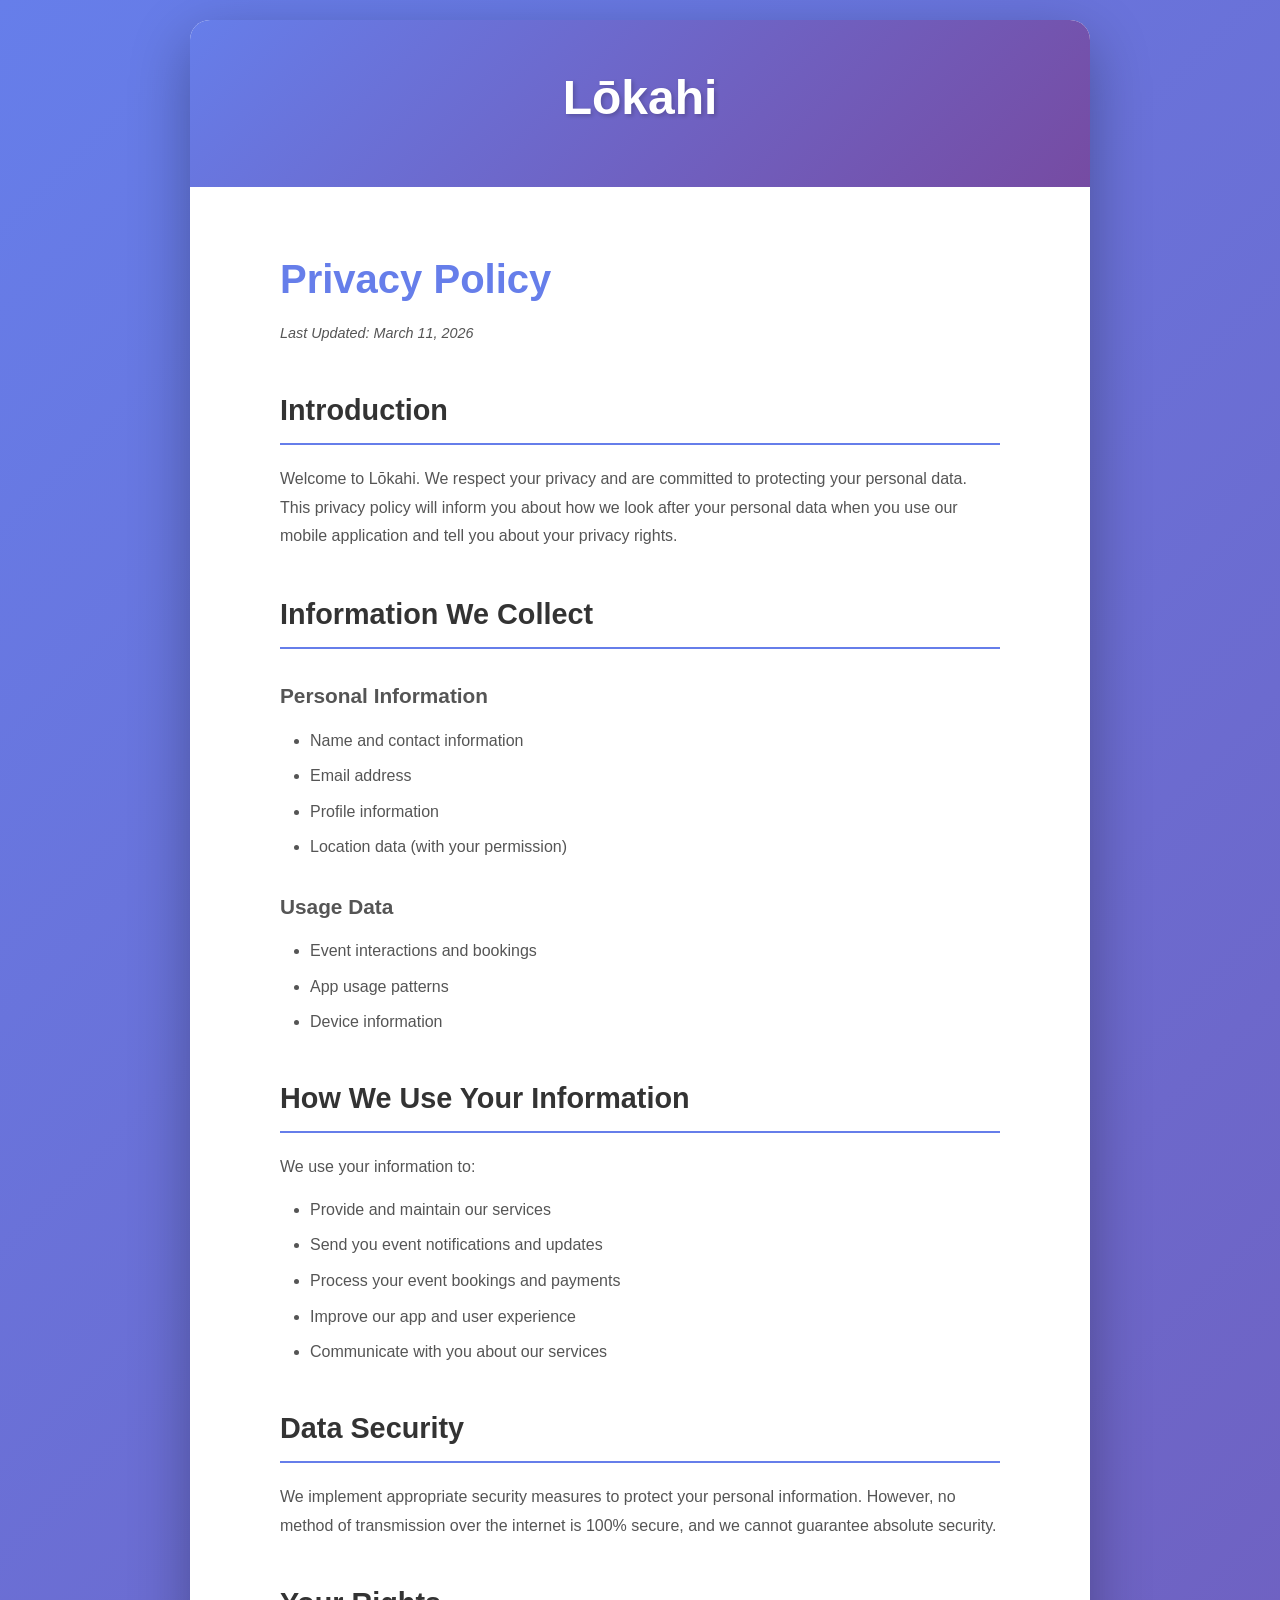
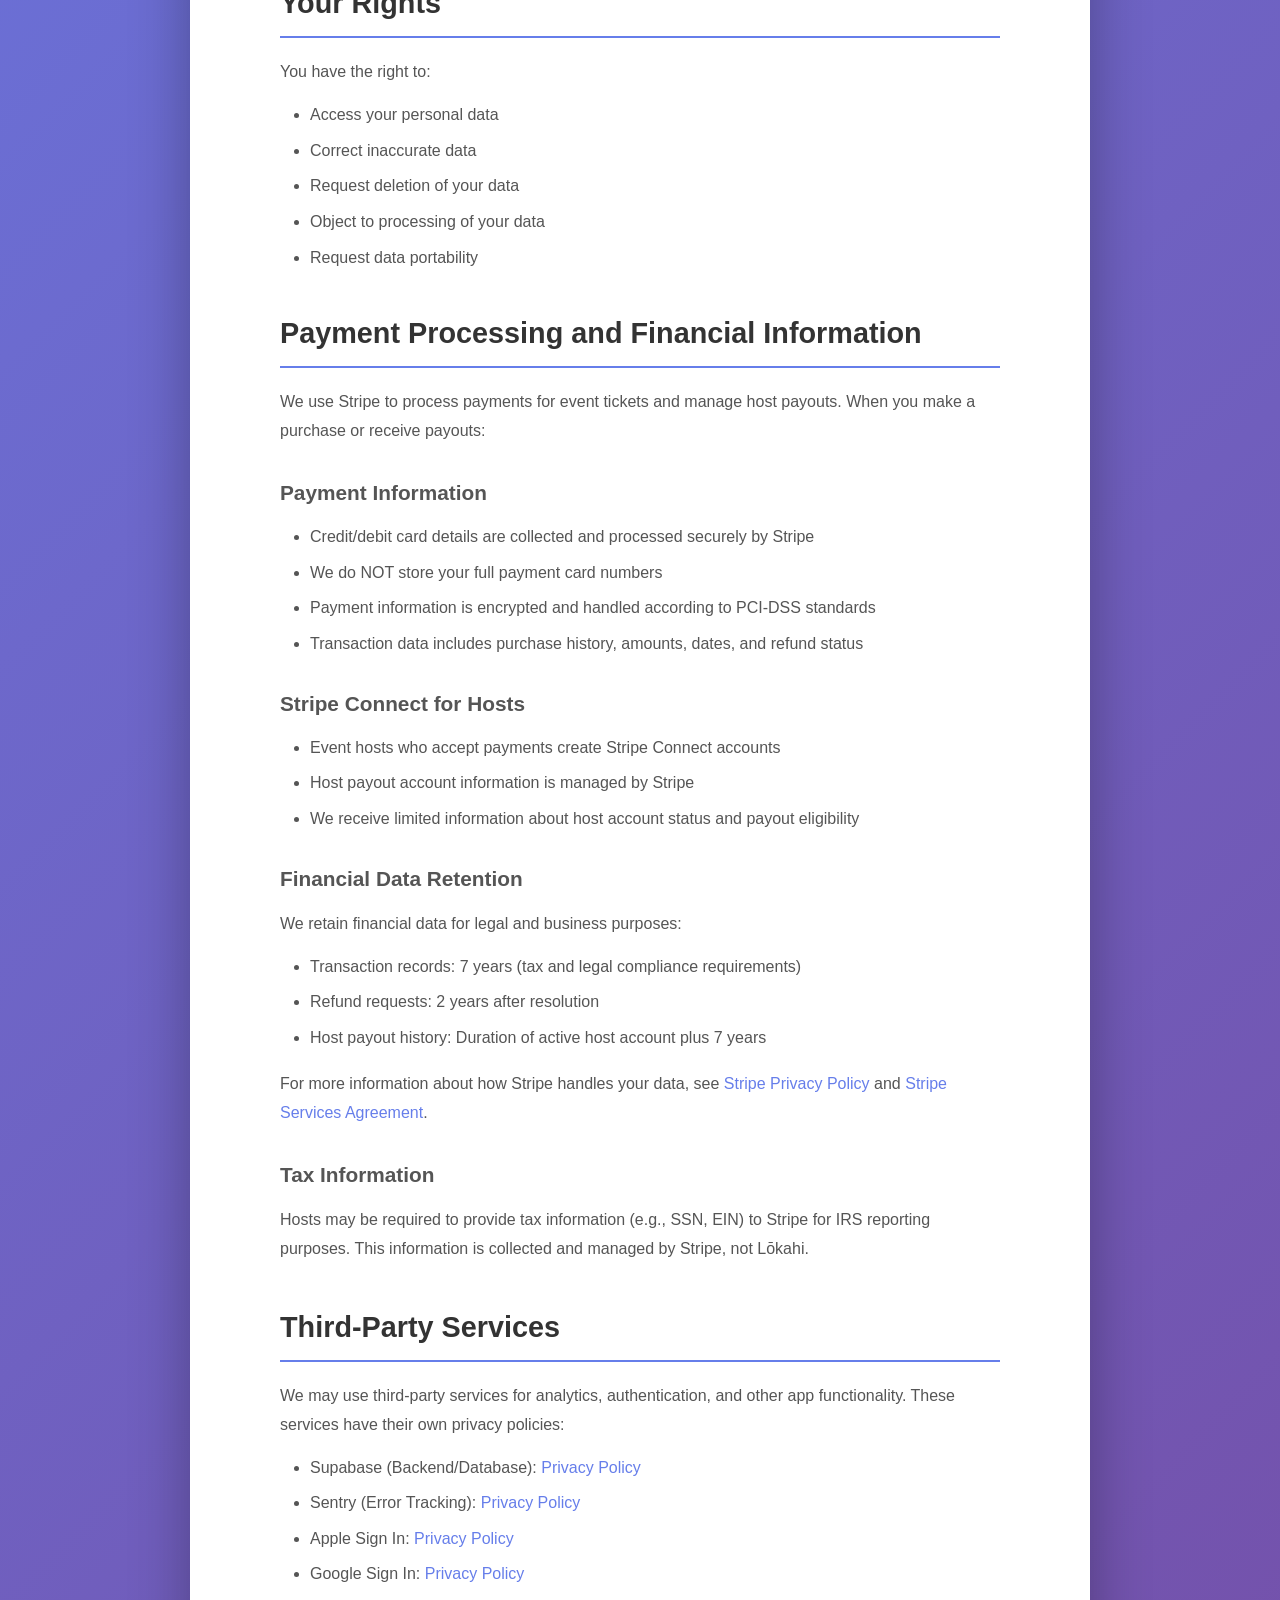
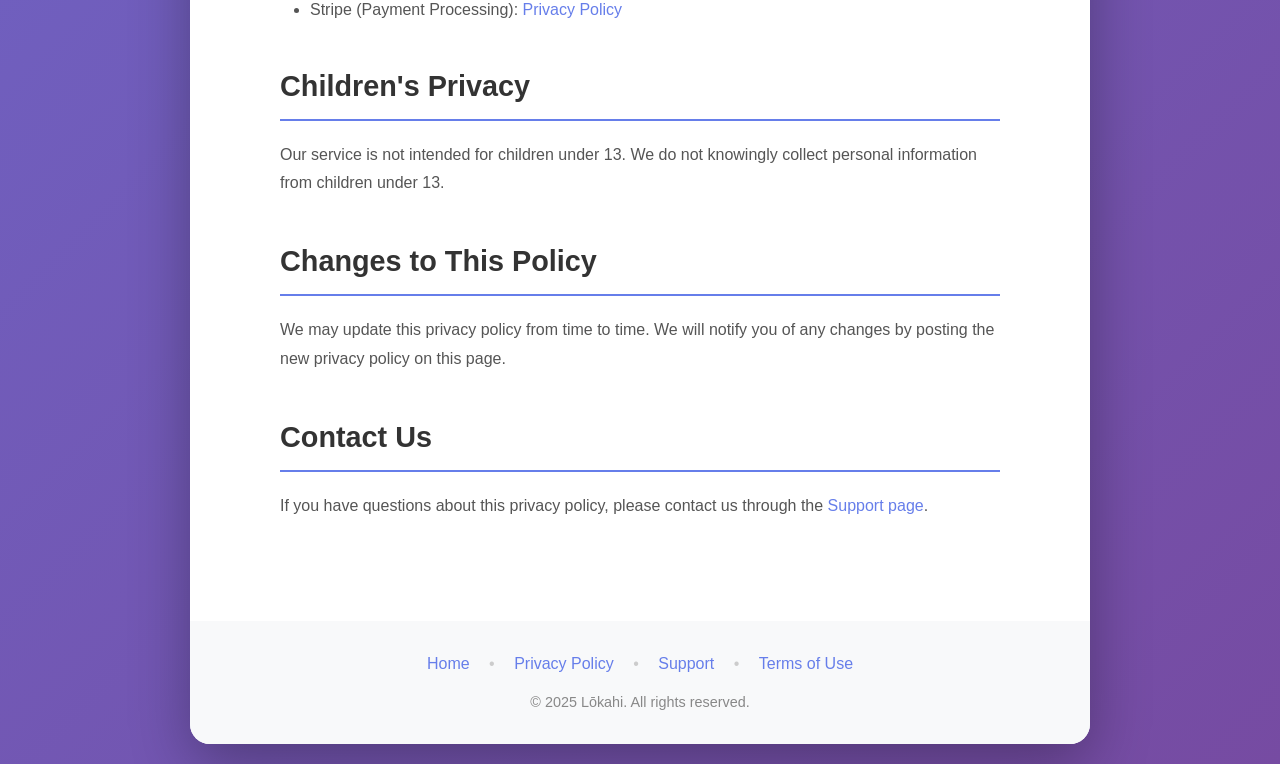
<file: privacy.html>
<!DOCTYPE html>
<html lang="en">
<head>
    <meta charset="UTF-8">
    <meta name="viewport" content="width=device-width, initial-scale=1.0">
    <title>Privacy Policy - Lōkahi</title>
    <link rel="stylesheet" href="styles.css">
</head>
<body>
    <div class="container">
        <header>
            <h1><a href="index.html">Lōkahi</a></h1>
        </header>

        <main class="content-page">
            <h1>Privacy Policy</h1>
            <p class="last-updated">Last Updated: March 11, 2026</p>

            <section>
                <h2>Introduction</h2>
                <p>
                    Welcome to Lōkahi. We respect your privacy and are committed to protecting your personal data.
                    This privacy policy will inform you about how we look after your personal data when you use our
                    mobile application and tell you about your privacy rights.
                </p>
            </section>

            <section>
                <h2>Information We Collect</h2>
                <h3>Personal Information</h3>
                <ul>
                    <li>Name and contact information</li>
                    <li>Email address</li>
                    <li>Profile information</li>
                    <li>Location data (with your permission)</li>
                </ul>

                <h3>Usage Data</h3>
                <ul>
                    <li>Event interactions and bookings</li>
                    <li>App usage patterns</li>
                    <li>Device information</li>
                </ul>
            </section>

            <section>
                <h2>How We Use Your Information</h2>
                <p>We use your information to:</p>
                <ul>
                    <li>Provide and maintain our services</li>
                    <li>Send you event notifications and updates</li>
                    <li>Process your event bookings and payments</li>
                    <li>Improve our app and user experience</li>
                    <li>Communicate with you about our services</li>
                </ul>
            </section>

            <section>
                <h2>Data Security</h2>
                <p>
                    We implement appropriate security measures to protect your personal information. However,
                    no method of transmission over the internet is 100% secure, and we cannot guarantee absolute security.
                </p>
            </section>

            <section>
                <h2>Your Rights</h2>
                <p>You have the right to:</p>
                <ul>
                    <li>Access your personal data</li>
                    <li>Correct inaccurate data</li>
                    <li>Request deletion of your data</li>
                    <li>Object to processing of your data</li>
                    <li>Request data portability</li>
                </ul>
            </section>

            <section>
                <h2>Payment Processing and Financial Information</h2>
                <p>
                    We use Stripe to process payments for event tickets and manage host payouts. When you make a purchase or receive payouts:
                </p>

                <h3>Payment Information</h3>
                <ul>
                    <li>Credit/debit card details are collected and processed securely by Stripe</li>
                    <li>We do NOT store your full payment card numbers</li>
                    <li>Payment information is encrypted and handled according to PCI-DSS standards</li>
                    <li>Transaction data includes purchase history, amounts, dates, and refund status</li>
                </ul>

                <h3>Stripe Connect for Hosts</h3>
                <ul>
                    <li>Event hosts who accept payments create Stripe Connect accounts</li>
                    <li>Host payout account information is managed by Stripe</li>
                    <li>We receive limited information about host account status and payout eligibility</li>
                </ul>

                <h3>Financial Data Retention</h3>
                <p>We retain financial data for legal and business purposes:</p>
                <ul>
                    <li>Transaction records: 7 years (tax and legal compliance requirements)</li>
                    <li>Refund requests: 2 years after resolution</li>
                    <li>Host payout history: Duration of active host account plus 7 years</li>
                </ul>

                <p>
                    For more information about how Stripe handles your data, see
                    <a href="https://stripe.com/privacy" target="_blank">Stripe Privacy Policy</a> and
                    <a href="https://stripe.com/legal/ssa" target="_blank">Stripe Services Agreement</a>.
                </p>

                <h3>Tax Information</h3>
                <p>
                    Hosts may be required to provide tax information (e.g., SSN, EIN) to Stripe for IRS reporting purposes.
                    This information is collected and managed by Stripe, not Lōkahi.
                </p>
            </section>

            <section>
                <h2>Third-Party Services</h2>
                <p>
                    We may use third-party services for analytics, authentication, and other app functionality.
                    These services have their own privacy policies:
                </p>
                <ul>
                    <li>Supabase (Backend/Database): <a href="https://supabase.com/privacy" target="_blank">Privacy Policy</a></li>
                    <li>Sentry (Error Tracking): <a href="https://sentry.io/privacy" target="_blank">Privacy Policy</a></li>
                    <li>Apple Sign In: <a href="https://www.apple.com/legal/privacy/" target="_blank">Privacy Policy</a></li>
                    <li>Google Sign In: <a href="https://policies.google.com/privacy" target="_blank">Privacy Policy</a></li>
                    <li>Stripe (Payment Processing): <a href="https://stripe.com/privacy" target="_blank">Privacy Policy</a></li>
                </ul>
            </section>

            <section>
                <h2>Children's Privacy</h2>
                <p>
                    Our service is not intended for children under 13. We do not knowingly collect personal
                    information from children under 13.
                </p>
            </section>

            <section>
                <h2>Changes to This Policy</h2>
                <p>
                    We may update this privacy policy from time to time. We will notify you of any changes by
                    posting the new privacy policy on this page.
                </p>
            </section>

            <section>
                <h2>Contact Us</h2>
                <p>
                    If you have questions about this privacy policy, please contact us through the
                    <a href="support.html">Support page</a>.
                </p>
            </section>
        </main>

        <footer>
            <nav>
                <a href="index.html">Home</a>
                <span class="separator">•</span>
                <a href="privacy.html">Privacy Policy</a>
                <span class="separator">•</span>
                <a href="support.html">Support</a>
                <span class="separator">•</span>
                <a href="terms.html">Terms of Use</a>
            </nav>
            <p class="copyright">&copy; 2025 Lōkahi. All rights reserved.</p>
        </footer>
    </div>
</body>
</html>
</file>
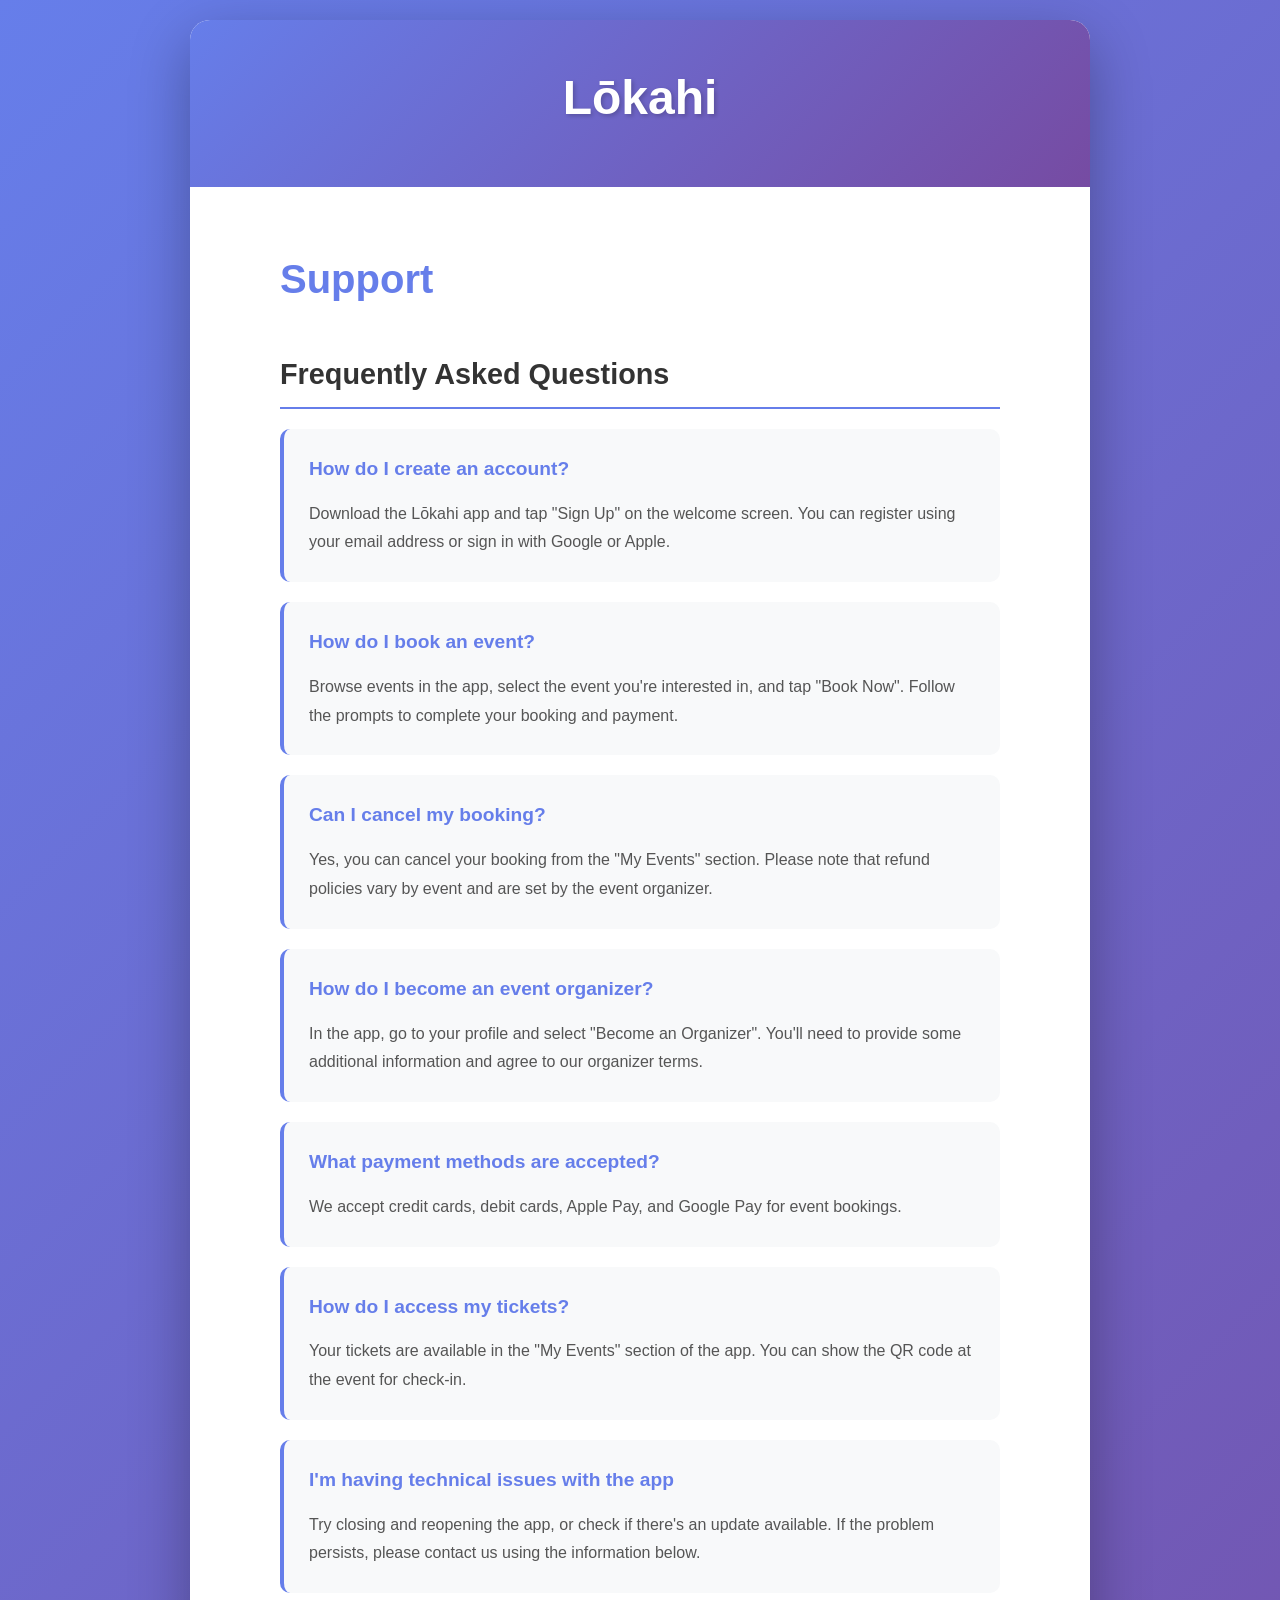
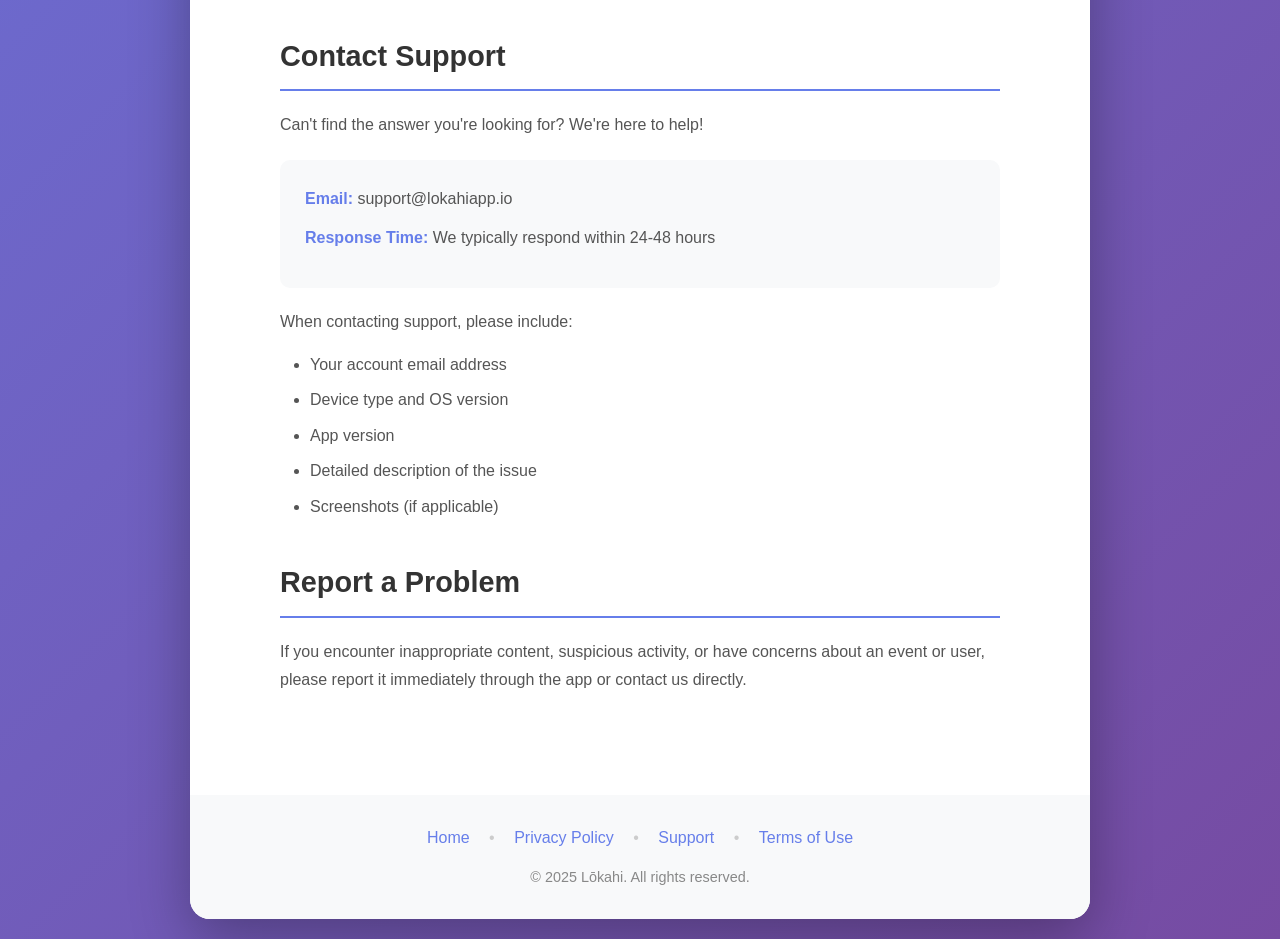
<file: support.html>
<!DOCTYPE html>
<html lang="en">
<head>
    <meta charset="UTF-8">
    <meta name="viewport" content="width=device-width, initial-scale=1.0">
    <title>Support - Lōkahi</title>
    <link rel="stylesheet" href="styles.css">
</head>
<body>
    <div class="container">
        <header>
            <h1><a href="index.html">Lōkahi</a></h1>
        </header>

        <main class="content-page">
            <h1>Support</h1>

            <section>
                <h2>Frequently Asked Questions</h2>

                <div class="faq-item">
                    <h3>How do I create an account?</h3>
                    <p>
                        Download the Lōkahi app and tap "Sign Up" on the welcome screen. You can register using
                        your email address or sign in with Google or Apple.
                    </p>
                </div>

                <div class="faq-item">
                    <h3>How do I book an event?</h3>
                    <p>
                        Browse events in the app, select the event you're interested in, and tap "Book Now".
                        Follow the prompts to complete your booking and payment.
                    </p>
                </div>

                <div class="faq-item">
                    <h3>Can I cancel my booking?</h3>
                    <p>
                        Yes, you can cancel your booking from the "My Events" section. Please note that refund
                        policies vary by event and are set by the event organizer.
                    </p>
                </div>

                <div class="faq-item">
                    <h3>How do I become an event organizer?</h3>
                    <p>
                        In the app, go to your profile and select "Become an Organizer". You'll need to provide
                        some additional information and agree to our organizer terms.
                    </p>
                </div>

                <div class="faq-item">
                    <h3>What payment methods are accepted?</h3>
                    <p>
                        We accept credit cards, debit cards, Apple Pay, and Google Pay for event bookings.
                    </p>
                </div>

                <div class="faq-item">
                    <h3>How do I access my tickets?</h3>
                    <p>
                        Your tickets are available in the "My Events" section of the app. You can show the
                        QR code at the event for check-in.
                    </p>
                </div>

                <div class="faq-item">
                    <h3>I'm having technical issues with the app</h3>
                    <p>
                        Try closing and reopening the app, or check if there's an update available. If the
                        problem persists, please contact us using the information below.
                    </p>
                </div>
            </section>

            <section>
                <h2>Contact Support</h2>
                <p>
                    Can't find the answer you're looking for? We're here to help!
                </p>
                <div class="contact-info">
                    <p><strong>Email:</strong> support@lokahiapp.io</p>
                    <p><strong>Response Time:</strong> We typically respond within 24-48 hours</p>
                </div>
                <p>
                    When contacting support, please include:
                </p>
                <ul>
                    <li>Your account email address</li>
                    <li>Device type and OS version</li>
                    <li>App version</li>
                    <li>Detailed description of the issue</li>
                    <li>Screenshots (if applicable)</li>
                </ul>
            </section>

            <section>
                <h2>Report a Problem</h2>
                <p>
                    If you encounter inappropriate content, suspicious activity, or have concerns about
                    an event or user, please report it immediately through the app or contact us directly.
                </p>
            </section>
        </main>

        <footer>
            <nav>
                <a href="index.html">Home</a>
                <span class="separator">•</span>
                <a href="privacy.html">Privacy Policy</a>
                <span class="separator">•</span>
                <a href="support.html">Support</a>
                <span class="separator">•</span>
                <a href="terms.html">Terms of Use</a>
            </nav>
            <p class="copyright">&copy; 2025 Lōkahi. All rights reserved.</p>
        </footer>
    </div>
</body>
</html>
</file>
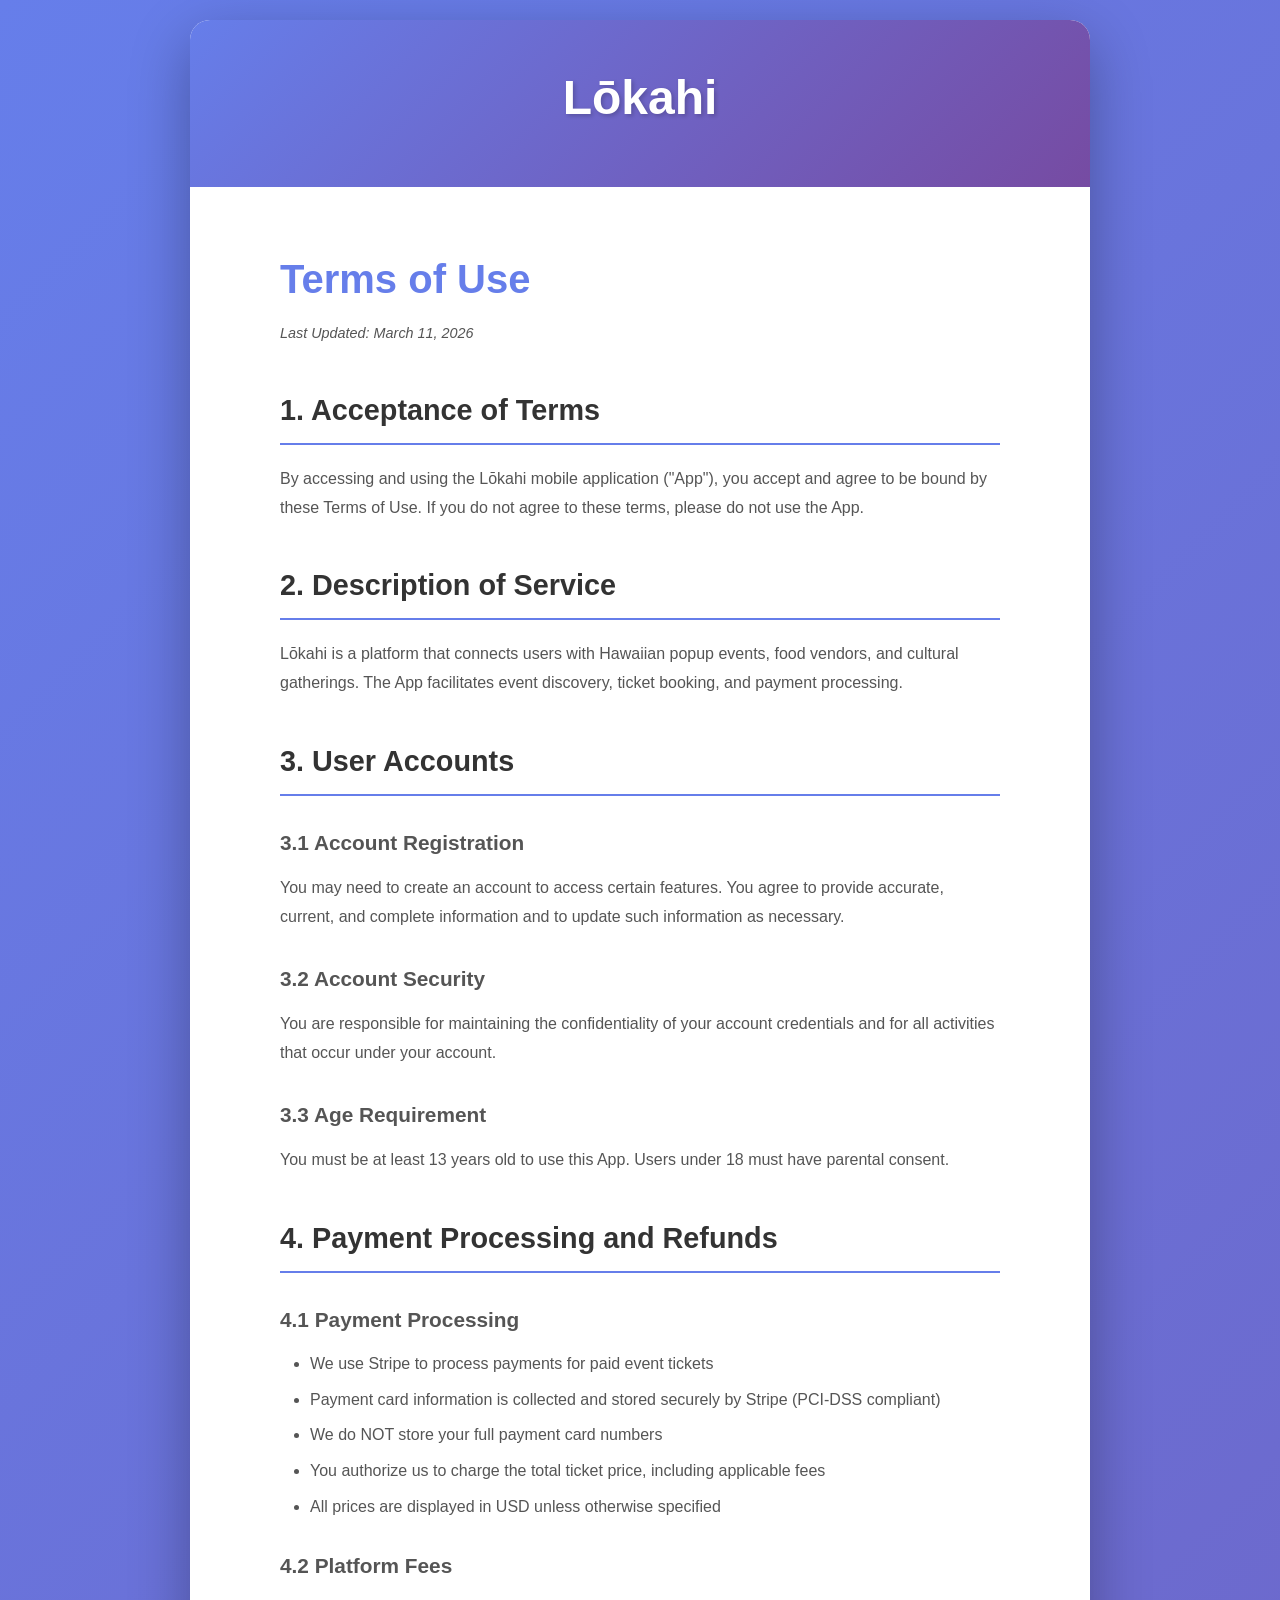
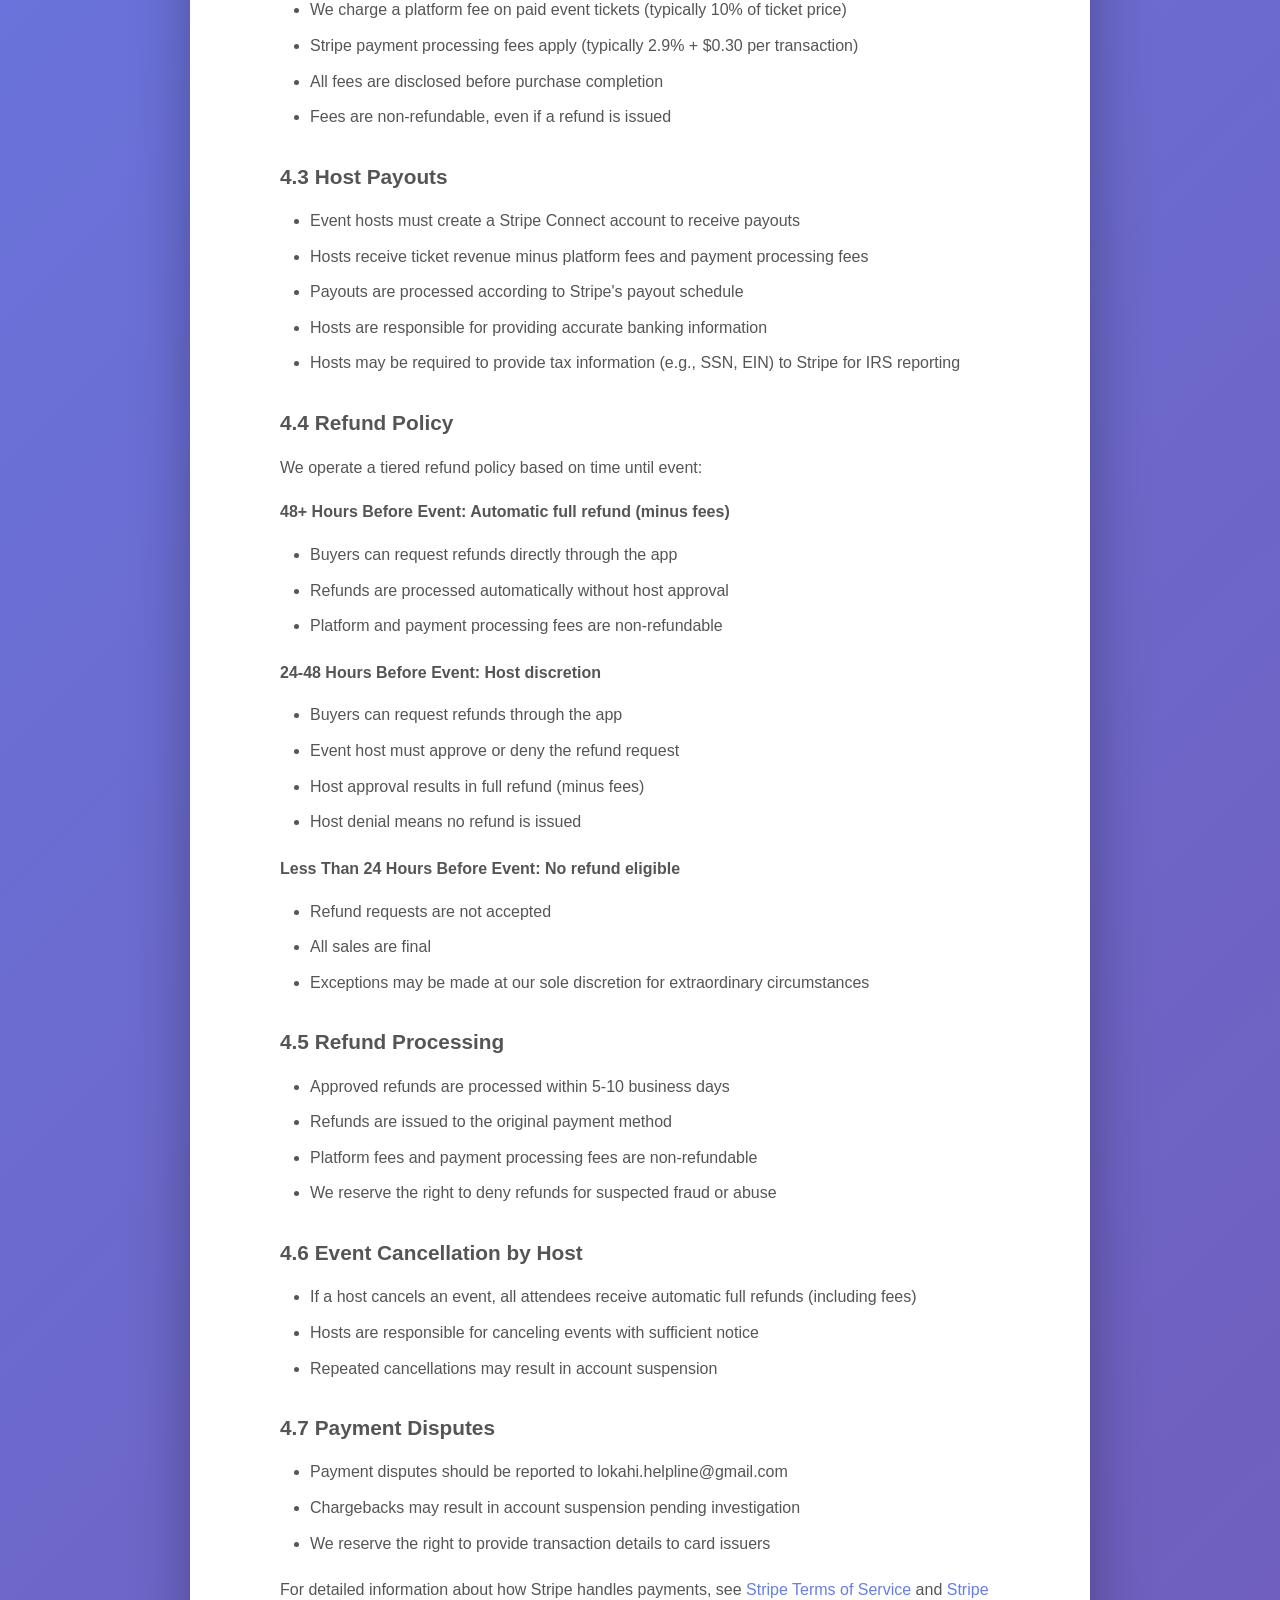
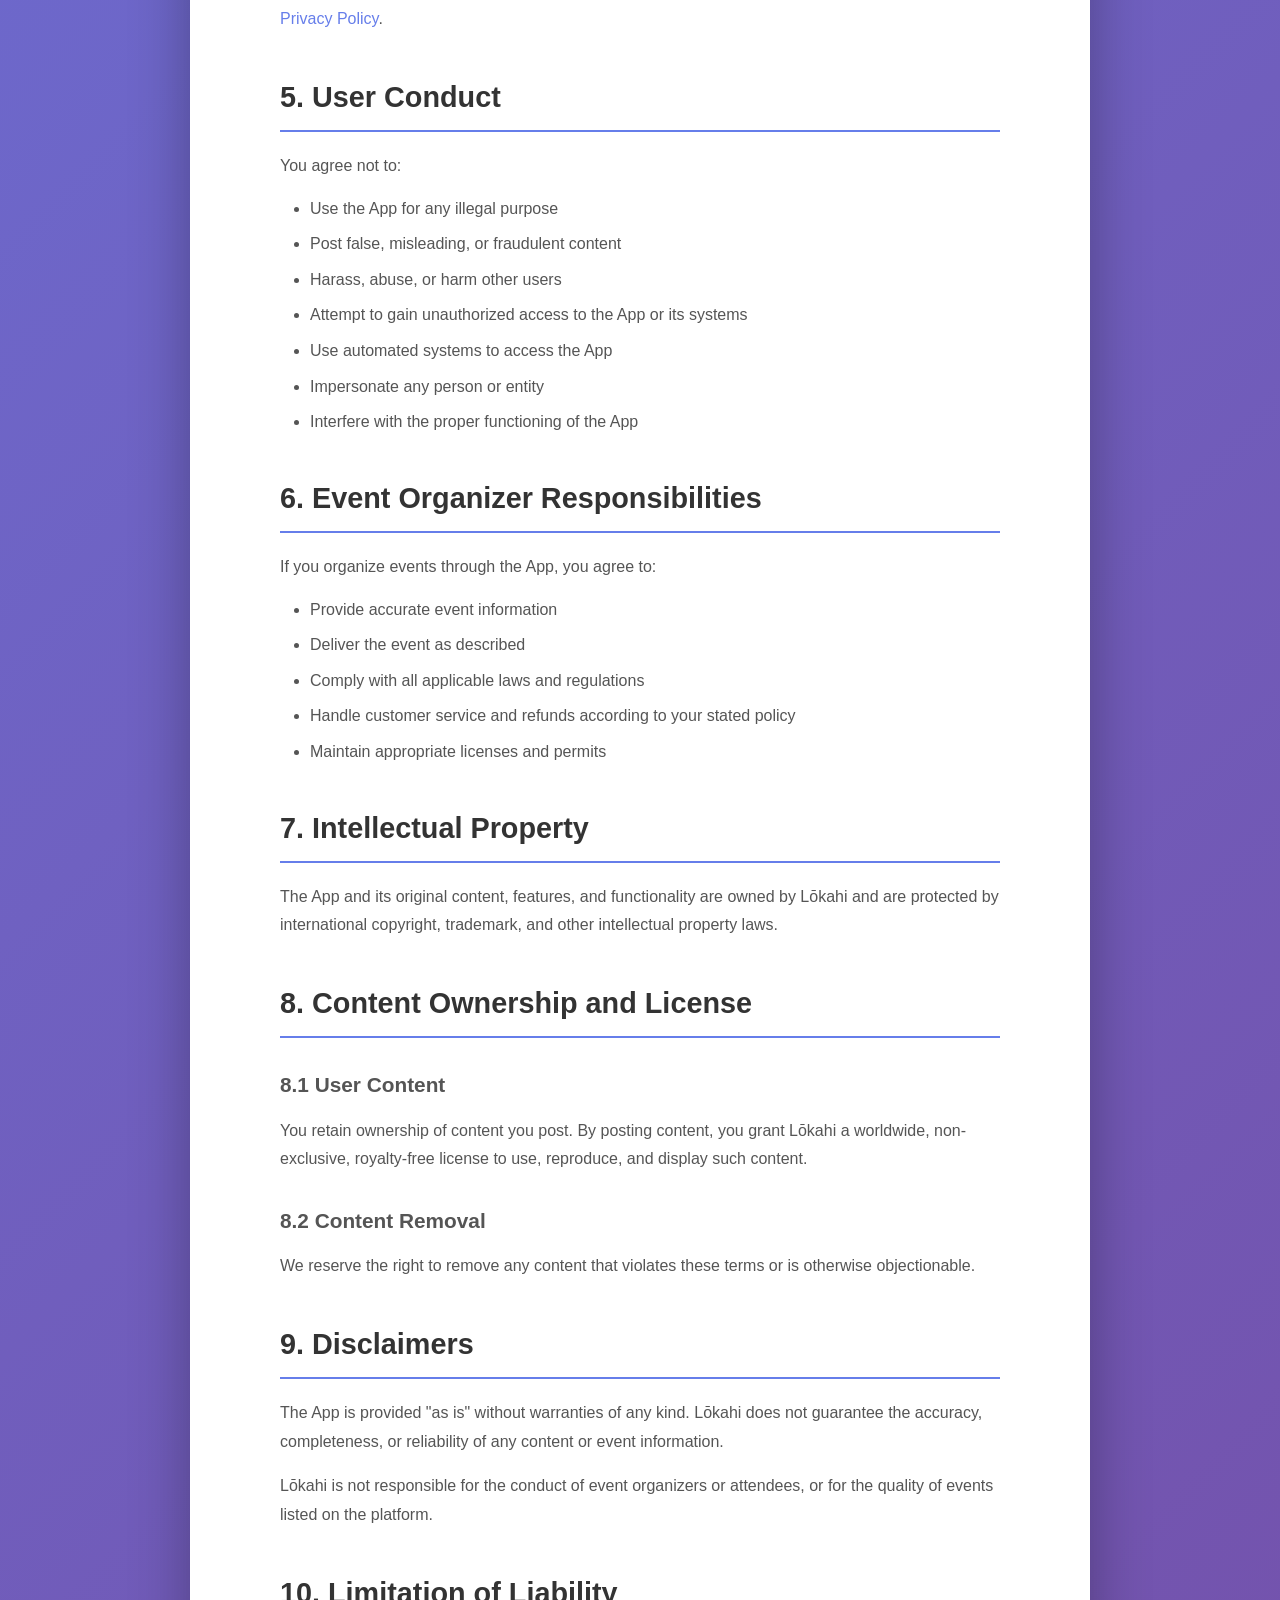
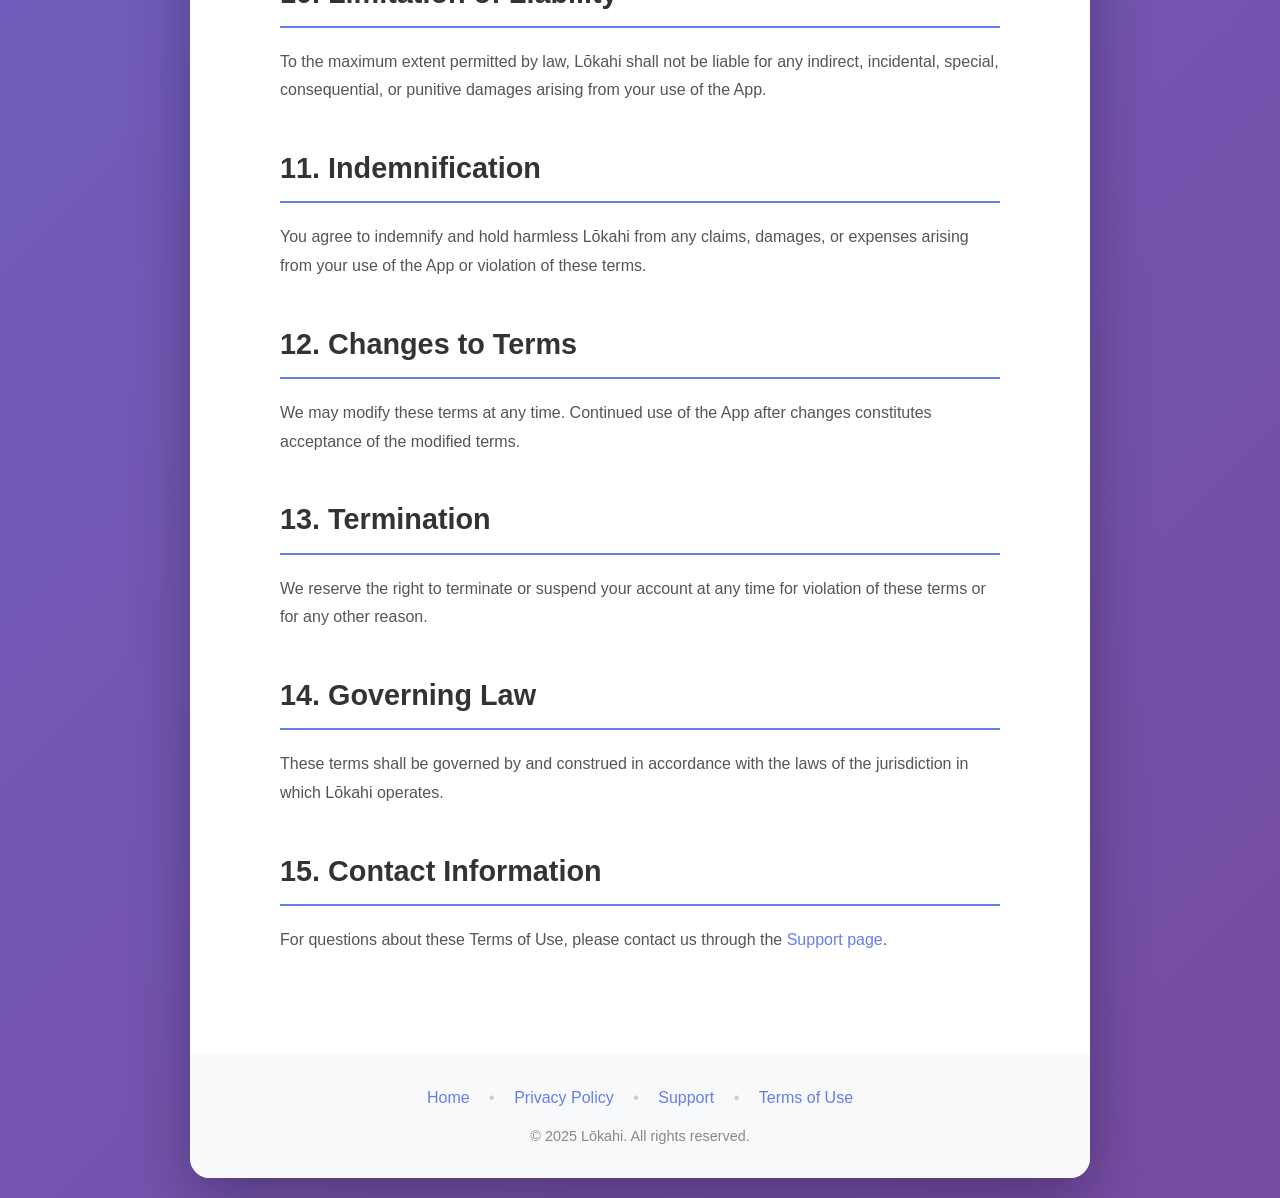
<file: terms.html>
<!DOCTYPE html>
<html lang="en">
<head>
    <meta charset="UTF-8">
    <meta name="viewport" content="width=device-width, initial-scale=1.0">
    <title>Terms of Use - Lōkahi</title>
    <link rel="stylesheet" href="styles.css">
</head>
<body>
    <div class="container">
        <header>
            <h1><a href="index.html">Lōkahi</a></h1>
        </header>

        <main class="content-page">
            <h1>Terms of Use</h1>
            <p class="last-updated">Last Updated: March 11, 2026</p>

            <section>
                <h2>1. Acceptance of Terms</h2>
                <p>
                    By accessing and using the Lōkahi mobile application ("App"), you accept and agree to be bound
                    by these Terms of Use. If you do not agree to these terms, please do not use the App.
                </p>
            </section>

            <section>
                <h2>2. Description of Service</h2>
                <p>
                    Lōkahi is a platform that connects users with Hawaiian popup events, food vendors, and cultural
                    gatherings. The App facilitates event discovery, ticket booking, and payment processing.
                </p>
            </section>

            <section>
                <h2>3. User Accounts</h2>
                <h3>3.1 Account Registration</h3>
                <p>
                    You may need to create an account to access certain features. You agree to provide accurate,
                    current, and complete information and to update such information as necessary.
                </p>

                <h3>3.2 Account Security</h3>
                <p>
                    You are responsible for maintaining the confidentiality of your account credentials and for
                    all activities that occur under your account.
                </p>

                <h3>3.3 Age Requirement</h3>
                <p>
                    You must be at least 13 years old to use this App. Users under 18 must have parental consent.
                </p>
            </section>

            <section>
                <h2>4. Payment Processing and Refunds</h2>

                <h3>4.1 Payment Processing</h3>
                <ul>
                    <li>We use Stripe to process payments for paid event tickets</li>
                    <li>Payment card information is collected and stored securely by Stripe (PCI-DSS compliant)</li>
                    <li>We do NOT store your full payment card numbers</li>
                    <li>You authorize us to charge the total ticket price, including applicable fees</li>
                    <li>All prices are displayed in USD unless otherwise specified</li>
                </ul>

                <h3>4.2 Platform Fees</h3>
                <ul>
                    <li>We charge a platform fee on paid event tickets (typically 10% of ticket price)</li>
                    <li>Stripe payment processing fees apply (typically 2.9% + $0.30 per transaction)</li>
                    <li>All fees are disclosed before purchase completion</li>
                    <li>Fees are non-refundable, even if a refund is issued</li>
                </ul>

                <h3>4.3 Host Payouts</h3>
                <ul>
                    <li>Event hosts must create a Stripe Connect account to receive payouts</li>
                    <li>Hosts receive ticket revenue minus platform fees and payment processing fees</li>
                    <li>Payouts are processed according to Stripe's payout schedule</li>
                    <li>Hosts are responsible for providing accurate banking information</li>
                    <li>Hosts may be required to provide tax information (e.g., SSN, EIN) to Stripe for IRS reporting</li>
                </ul>

                <h3>4.4 Refund Policy</h3>
                <p>We operate a tiered refund policy based on time until event:</p>

                <p><strong>48+ Hours Before Event: Automatic full refund (minus fees)</strong></p>
                <ul>
                    <li>Buyers can request refunds directly through the app</li>
                    <li>Refunds are processed automatically without host approval</li>
                    <li>Platform and payment processing fees are non-refundable</li>
                </ul>

                <p><strong>24-48 Hours Before Event: Host discretion</strong></p>
                <ul>
                    <li>Buyers can request refunds through the app</li>
                    <li>Event host must approve or deny the refund request</li>
                    <li>Host approval results in full refund (minus fees)</li>
                    <li>Host denial means no refund is issued</li>
                </ul>

                <p><strong>Less Than 24 Hours Before Event: No refund eligible</strong></p>
                <ul>
                    <li>Refund requests are not accepted</li>
                    <li>All sales are final</li>
                    <li>Exceptions may be made at our sole discretion for extraordinary circumstances</li>
                </ul>

                <h3>4.5 Refund Processing</h3>
                <ul>
                    <li>Approved refunds are processed within 5-10 business days</li>
                    <li>Refunds are issued to the original payment method</li>
                    <li>Platform fees and payment processing fees are non-refundable</li>
                    <li>We reserve the right to deny refunds for suspected fraud or abuse</li>
                </ul>

                <h3>4.6 Event Cancellation by Host</h3>
                <ul>
                    <li>If a host cancels an event, all attendees receive automatic full refunds (including fees)</li>
                    <li>Hosts are responsible for canceling events with sufficient notice</li>
                    <li>Repeated cancellations may result in account suspension</li>
                </ul>

                <h3>4.7 Payment Disputes</h3>
                <ul>
                    <li>Payment disputes should be reported to lokahi.helpline@gmail.com</li>
                    <li>Chargebacks may result in account suspension pending investigation</li>
                    <li>We reserve the right to provide transaction details to card issuers</li>
                </ul>

                <p>
                    For detailed information about how Stripe handles payments, see
                    <a href="https://stripe.com/legal/ssa" target="_blank">Stripe Terms of Service</a> and
                    <a href="https://stripe.com/privacy" target="_blank">Stripe Privacy Policy</a>.
                </p>
            </section>

            <section>
                <h2>5. User Conduct</h2>
                <p>You agree not to:</p>
                <ul>
                    <li>Use the App for any illegal purpose</li>
                    <li>Post false, misleading, or fraudulent content</li>
                    <li>Harass, abuse, or harm other users</li>
                    <li>Attempt to gain unauthorized access to the App or its systems</li>
                    <li>Use automated systems to access the App</li>
                    <li>Impersonate any person or entity</li>
                    <li>Interfere with the proper functioning of the App</li>
                </ul>
            </section>

            <section>
                <h2>6. Event Organizer Responsibilities</h2>
                <p>If you organize events through the App, you agree to:</p>
                <ul>
                    <li>Provide accurate event information</li>
                    <li>Deliver the event as described</li>
                    <li>Comply with all applicable laws and regulations</li>
                    <li>Handle customer service and refunds according to your stated policy</li>
                    <li>Maintain appropriate licenses and permits</li>
                </ul>
            </section>

            <section>
                <h2>7. Intellectual Property</h2>
                <p>
                    The App and its original content, features, and functionality are owned by Lōkahi and are
                    protected by international copyright, trademark, and other intellectual property laws.
                </p>
            </section>

            <section>
                <h2>8. Content Ownership and License</h2>
                <h3>8.1 User Content</h3>
                <p>
                    You retain ownership of content you post. By posting content, you grant Lōkahi a worldwide,
                    non-exclusive, royalty-free license to use, reproduce, and display such content.
                </p>

                <h3>8.2 Content Removal</h3>
                <p>
                    We reserve the right to remove any content that violates these terms or is otherwise objectionable.
                </p>
            </section>

            <section>
                <h2>9. Disclaimers</h2>
                <p>
                    The App is provided "as is" without warranties of any kind. Lōkahi does not guarantee the
                    accuracy, completeness, or reliability of any content or event information.
                </p>
                <p>
                    Lōkahi is not responsible for the conduct of event organizers or attendees, or for the quality
                    of events listed on the platform.
                </p>
            </section>

            <section>
                <h2>10. Limitation of Liability</h2>
                <p>
                    To the maximum extent permitted by law, Lōkahi shall not be liable for any indirect, incidental,
                    special, consequential, or punitive damages arising from your use of the App.
                </p>
            </section>

            <section>
                <h2>11. Indemnification</h2>
                <p>
                    You agree to indemnify and hold harmless Lōkahi from any claims, damages, or expenses arising
                    from your use of the App or violation of these terms.
                </p>
            </section>

            <section>
                <h2>12. Changes to Terms</h2>
                <p>
                    We may modify these terms at any time. Continued use of the App after changes constitutes
                    acceptance of the modified terms.
                </p>
            </section>

            <section>
                <h2>13. Termination</h2>
                <p>
                    We reserve the right to terminate or suspend your account at any time for violation of these
                    terms or for any other reason.
                </p>
            </section>

            <section>
                <h2>14. Governing Law</h2>
                <p>
                    These terms shall be governed by and construed in accordance with the laws of the jurisdiction
                    in which Lōkahi operates.
                </p>
            </section>

            <section>
                <h2>15. Contact Information</h2>
                <p>
                    For questions about these Terms of Use, please contact us through the
                    <a href="support.html">Support page</a>.
                </p>
            </section>
        </main>

        <footer>
            <nav>
                <a href="index.html">Home</a>
                <span class="separator">•</span>
                <a href="privacy.html">Privacy Policy</a>
                <span class="separator">•</span>
                <a href="support.html">Support</a>
                <span class="separator">•</span>
                <a href="terms.html">Terms of Use</a>
            </nav>
            <p class="copyright">&copy; 2025 Lōkahi. All rights reserved.</p>
        </footer>
    </div>
</body>
</html>
</file>
<file: styles.css>
/* Reset and Base Styles */
* {
    margin: 0;
    padding: 0;
    box-sizing: border-box;
}

body {
    font-family: -apple-system, BlinkMacSystemFont, 'Segoe UI', Roboto, Oxygen, Ubuntu, Cantarell, sans-serif;
    line-height: 1.6;
    color: #333;
    background: linear-gradient(135deg, #667eea 0%, #764ba2 100%);
    min-height: 100vh;
    padding: 20px;
}

.container {
    max-width: 900px;
    margin: 0 auto;
    background: white;
    border-radius: 20px;
    box-shadow: 0 20px 60px rgba(0, 0, 0, 0.3);
    overflow: hidden;
    min-height: calc(100vh - 40px);
    display: flex;
    flex-direction: column;
}

/* Header */
header {
    background: linear-gradient(135deg, #667eea 0%, #764ba2 100%);
    color: white;
    padding: 40px 20px;
    text-align: center;
}

.logo-container {
    display: flex;
    align-items: center;
    justify-content: center;
    gap: 20px;
    margin-bottom: 10px;
}

.app-logo {
    width: 80px;
    height: 80px;
    border-radius: 18px;
    box-shadow: 0 4px 12px rgba(0, 0, 0, 0.3);
}

header h1 {
    font-size: 3rem;
    font-weight: 700;
    margin-bottom: 10px;
    text-shadow: 2px 2px 4px rgba(0, 0, 0, 0.2);
}

header h1 a {
    color: white;
    text-decoration: none;
    transition: opacity 0.3s;
}

header h1 a:hover {
    opacity: 0.8;
}

.tagline {
    font-size: 1.25rem;
    font-weight: 300;
    opacity: 0.95;
}

/* Main Content */
main {
    flex: 1;
    padding: 60px 40px;
}

.hero {
    text-align: center;
    margin-bottom: 60px;
}

.description {
    font-size: 1.2rem;
    color: #555;
    max-width: 600px;
    margin: 0 auto;
    line-height: 1.8;
}

/* Download Section */
.download {
    text-align: center;
}

.download h2 {
    font-size: 2rem;
    margin-bottom: 30px;
    color: #333;
}

.hero-cta {
    display: flex;
    gap: 20px;
    justify-content: center;
    align-items: center;
    flex-wrap: wrap;
}

.app-store-btn {
    display: inline-block;
    position: relative;
    width: 200px;
    height: 60px;
    transition: transform 0.3s, box-shadow 0.3s;
}

.app-store-btn:hover {
    transform: translateY(-3px);
}

.store-badge {
    width: 100%;
    height: 100%;
    object-fit: contain;
    border-radius: 8px;
}

.coming-soon-btn {
    position: relative;
}

.coming-soon-label {
    position: absolute;
    top: 50%;
    left: 50%;
    transform: translate(-50%, -50%);
    background: rgba(0, 0, 0, 0.8);
    color: white;
    padding: 8px 16px;
    border-radius: 6px;
    font-weight: 600;
    font-size: 0.9rem;
    pointer-events: none;
    white-space: nowrap;
}

/* Content Pages */
.content-page {
    max-width: 800px;
    margin: 0 auto;
}

.content-page h1 {
    font-size: 2.5rem;
    color: #667eea;
    margin-bottom: 10px;
}

.last-updated {
    color: #888;
    font-size: 0.9rem;
    margin-bottom: 40px;
    font-style: italic;
}

.content-page h2 {
    font-size: 1.8rem;
    color: #333;
    margin-top: 40px;
    margin-bottom: 20px;
    padding-bottom: 10px;
    border-bottom: 2px solid #667eea;
}

.content-page h3 {
    font-size: 1.3rem;
    color: #555;
    margin-top: 30px;
    margin-bottom: 15px;
}

.content-page p {
    margin-bottom: 15px;
    color: #555;
    line-height: 1.8;
}

.content-page ul {
    margin-left: 30px;
    margin-bottom: 20px;
}

.content-page li {
    margin-bottom: 10px;
    color: #555;
}

.content-page a {
    color: #667eea;
    text-decoration: none;
    transition: color 0.3s;
}

.content-page a:hover {
    color: #764ba2;
    text-decoration: underline;
}

.content-page section {
    margin-bottom: 40px;
}

/* FAQ Items */
.faq-item {
    background: #f8f9fa;
    padding: 25px;
    border-radius: 10px;
    margin-bottom: 20px;
    border-left: 4px solid #667eea;
}

.faq-item h3 {
    color: #667eea;
    margin-top: 0;
    margin-bottom: 15px;
    font-size: 1.2rem;
}

.faq-item p {
    margin-bottom: 0;
}

/* Contact Info */
.contact-info {
    background: #f8f9fa;
    padding: 25px;
    border-radius: 10px;
    margin: 20px 0;
}

.contact-info p {
    margin-bottom: 10px;
}

.contact-info strong {
    color: #667eea;
}

/* Footer */
footer {
    background: #f8f9fa;
    padding: 30px 20px;
    text-align: center;
    margin-top: auto;
}

footer nav {
    margin-bottom: 15px;
}

footer nav a {
    color: #667eea;
    text-decoration: none;
    font-weight: 500;
    transition: color 0.3s;
}

footer nav a:hover {
    color: #764ba2;
}

footer .separator {
    color: #ccc;
    margin: 0 15px;
}

.copyright {
    color: #888;
    font-size: 0.9rem;
}

/* Responsive Design */
@media (max-width: 768px) {
    body {
        padding: 10px;
    }

    .container {
        border-radius: 10px;
        min-height: calc(100vh - 20px);
    }

    header {
        padding: 30px 20px;
    }

    header h1 {
        font-size: 2.5rem;
    }

    .tagline {
        font-size: 1.1rem;
    }

    main {
        padding: 40px 20px;
    }

    .description {
        font-size: 1.1rem;
    }

    .download h2 {
        font-size: 1.6rem;
    }

    .hero-cta {
        flex-direction: column;
        gap: 15px;
    }

    .content-page h1 {
        font-size: 2rem;
    }

    .content-page h2 {
        font-size: 1.5rem;
    }

    .content-page h3 {
        font-size: 1.2rem;
    }

    footer .separator {
        margin: 0 10px;
    }
}

@media (max-width: 480px) {
    header h1 {
        font-size: 2rem;
    }

    .tagline {
        font-size: 1rem;
    }

    main {
        padding: 30px 15px;
    }

    .description {
        font-size: 1rem;
    }

    .app-store-btn {
        width: 180px;
        height: 54px;
    }

    .content-page ul {
        margin-left: 20px;
    }

    .faq-item {
        padding: 20px;
    }

    .contact-info {
        padding: 20px;
    }

    footer nav {
        font-size: 0.9rem;
    }

    footer .separator {
        display: none;
    }

    footer nav a {
        display: block;
        margin: 10px 0;
    }
}
</file>
